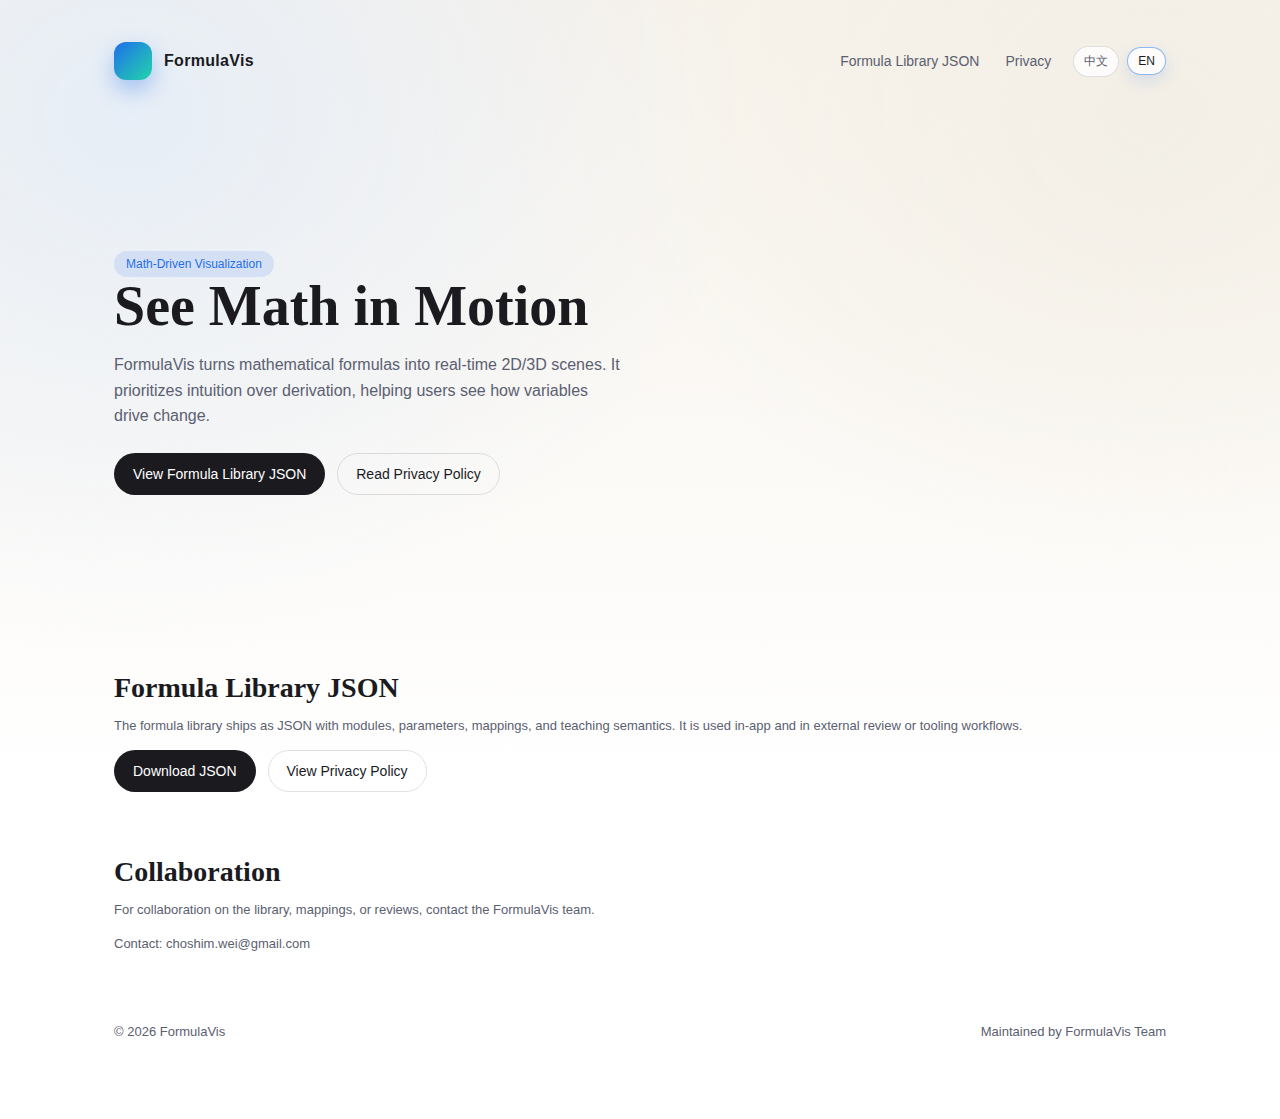
<file: docs/index.html>
<!doctype html>
<html lang="en" data-lang="en">
<head>
  <meta charset="utf-8" />
  <meta name="viewport" content="width=device-width, initial-scale=1" />
  <title>FormulaVis</title>
  <meta name="description" content="数学驱动的生成式可视化 App。" />
  <link rel="stylesheet" href="styles.css" />
</head>
<body>
  <div class="wrapper">
    <nav class="nav">
      <div class="brand">
        <div class="mark"></div>
        <div>FormulaVis</div>
      </div>
      <div class="nav-right">
        <div class="nav-links">
          <a href="data/formula_library.json">
            <span class="lang lang-zh">公式库 JSON</span>
            <span class="lang lang-en">Formula Library JSON</span>
          </a>
          <a href="privacy.html">
            <span class="lang lang-zh">隐私政策</span>
            <span class="lang lang-en">Privacy</span>
          </a>
        </div>
        <div class="lang-switch" role="group" aria-label="Language">
          <button class="lang-toggle" data-lang="zh">中文</button>
          <button class="lang-toggle" data-lang="en">EN</button>
        </div>
      </div>
    </nav>

    <section class="hero">
      <div>
        <div class="inline-pill">
          <span class="lang lang-zh">数学驱动可视化</span>
          <span class="lang lang-en">Math-Driven Visualization</span>
        </div>
        <h1 class="lang lang-zh">让数学运行给人看</h1>
        <h1 class="lang lang-en">See Math in Motion</h1>
        <p class="muted lang lang-zh">
          FormulaVis 是一款将数学公式实时转化为动态 2D/3D 视觉场景的生成式可视化 App。
          它不强调推导，而是让用户通过视觉与交互理解变量如何驱动世界变化。
        </p>
        <p class="en lang lang-en">
          FormulaVis turns mathematical formulas into real-time 2D/3D scenes.
          It prioritizes intuition over derivation, helping users see how variables drive change.
        </p>
        <div class="hero-actions">
          <a class="button" href="data/formula_library.json">
            <span class="lang lang-zh">查看公式库 JSON</span>
            <span class="lang lang-en">View Formula Library JSON</span>
          </a>
          <a class="button secondary" href="privacy.html">
            <span class="lang lang-zh">阅读隐私政策</span>
            <span class="lang lang-en">Read Privacy Policy</span>
          </a>
        </div>
      </div>
      <div>
        <div class="card">
          <h3>
            <span class="lang lang-zh">场景优先</span>
            <span class="lang lang-en">Scene First</span>
          </h3>
          <p class="muted lang lang-zh">每个 Scene 是一个可执行的视觉单元，数学、时间与视觉映射共同驱动画面。</p>
          <p class="en lang lang-en">Each scene is an executable visual unit driven by math, time, and mapping.</p>
        </div>
        <div class="card">
          <h3>
            <span class="lang lang-zh">官方公式库</span>
            <span class="lang lang-en">Official Formula Library</span>
          </h3>
          <p class="muted lang lang-zh">仅使用官方公式模块进行组合，确保可控、可解释与一致的视觉语义。</p>
          <p class="en lang lang-en">Only official modules are used to ensure consistency and interpretability.</p>
        </div>
        <div class="card">
          <h3>
            <span class="lang lang-zh">稳定可扩展</span>
            <span class="lang lang-en">Stable & Scalable</span>
          </h3>
          <p class="muted lang lang-zh">通过公式库 JSON + GitHub 更新机制，持续迭代内容与体验。</p>
          <p class="en lang lang-en">The JSON library and GitHub updates keep content evolving smoothly.</p>
        </div>
      </div>
    </section>

    <section class="section" id="library">
      <h2>
        <span class="lang lang-zh">公式库 JSON</span>
        <span class="lang lang-en">Formula Library JSON</span>
      </h2>
      <p class="muted lang lang-zh">
        公式库以 JSON 形式提供，包含公式模块、参数、映射与教学语义等结构化信息。
        该文件用于 App 内部加载，也可用于外部内容工具与审查流程。
      </p>
      <p class="en lang lang-en">
        The formula library ships as JSON with modules, parameters, mappings, and teaching semantics.
        It is used in-app and in external review or tooling workflows.
      </p>
      <div class="hero-actions">
        <a class="button" href="data/formula_library.json">
          <span class="lang lang-zh">下载公式库 JSON</span>
          <span class="lang lang-en">Download JSON</span>
        </a>
        <a class="button secondary" href="privacy.html">
          <span class="lang lang-zh">查看隐私政策</span>
          <span class="lang lang-en">View Privacy Policy</span>
        </a>
      </div>
    </section>

    <section class="section">
      <h2>
        <span class="lang lang-zh">开放与合作</span>
        <span class="lang lang-en">Collaboration</span>
      </h2>
      <p class="muted lang lang-zh">
        如需参与公式库整理、可视化映射建议或内容审核，请联系团队获取协作入口。
      </p>
      <p class="en lang lang-en">
        For collaboration on the library, mappings, or reviews, contact the FormulaVis team.
      </p>
      <p class="muted lang lang-zh">联系邮箱：<a href="mailto:choshim.wei@gmail.com">choshim.wei@gmail.com</a></p>
      <p class="en lang lang-en">Contact: <a href="mailto:choshim.wei@gmail.com">choshim.wei@gmail.com</a></p>
    </section>

    <footer class="footer">
      <div>© 2026 FormulaVis</div>
      <div>
        <span class="lang lang-zh">公式库与内容由 FormulaVis 团队维护</span>
        <span class="lang lang-en">Maintained by FormulaVis Team</span>
      </div>
    </footer>
  </div>
  <script>
    const root = document.documentElement;
    const buttons = Array.from(document.querySelectorAll('.lang-toggle'));
    const saved = localStorage.getItem('fv_lang') || 'en';
    root.setAttribute('data-lang', saved);
    document.documentElement.lang = saved === 'en' ? 'en' : 'zh-Hans';
    buttons.forEach((btn) => {
      if (btn.dataset.lang === saved) btn.classList.add('active');
      btn.addEventListener('click', () => {
        const lang = btn.dataset.lang;
        root.setAttribute('data-lang', lang);
        localStorage.setItem('fv_lang', lang);
        document.documentElement.lang = lang === 'en' ? 'en' : 'zh-Hans';
        buttons.forEach((b) => b.classList.toggle('active', b.dataset.lang === lang));
      });
    });
  </script>
</body>
</html>
</file>
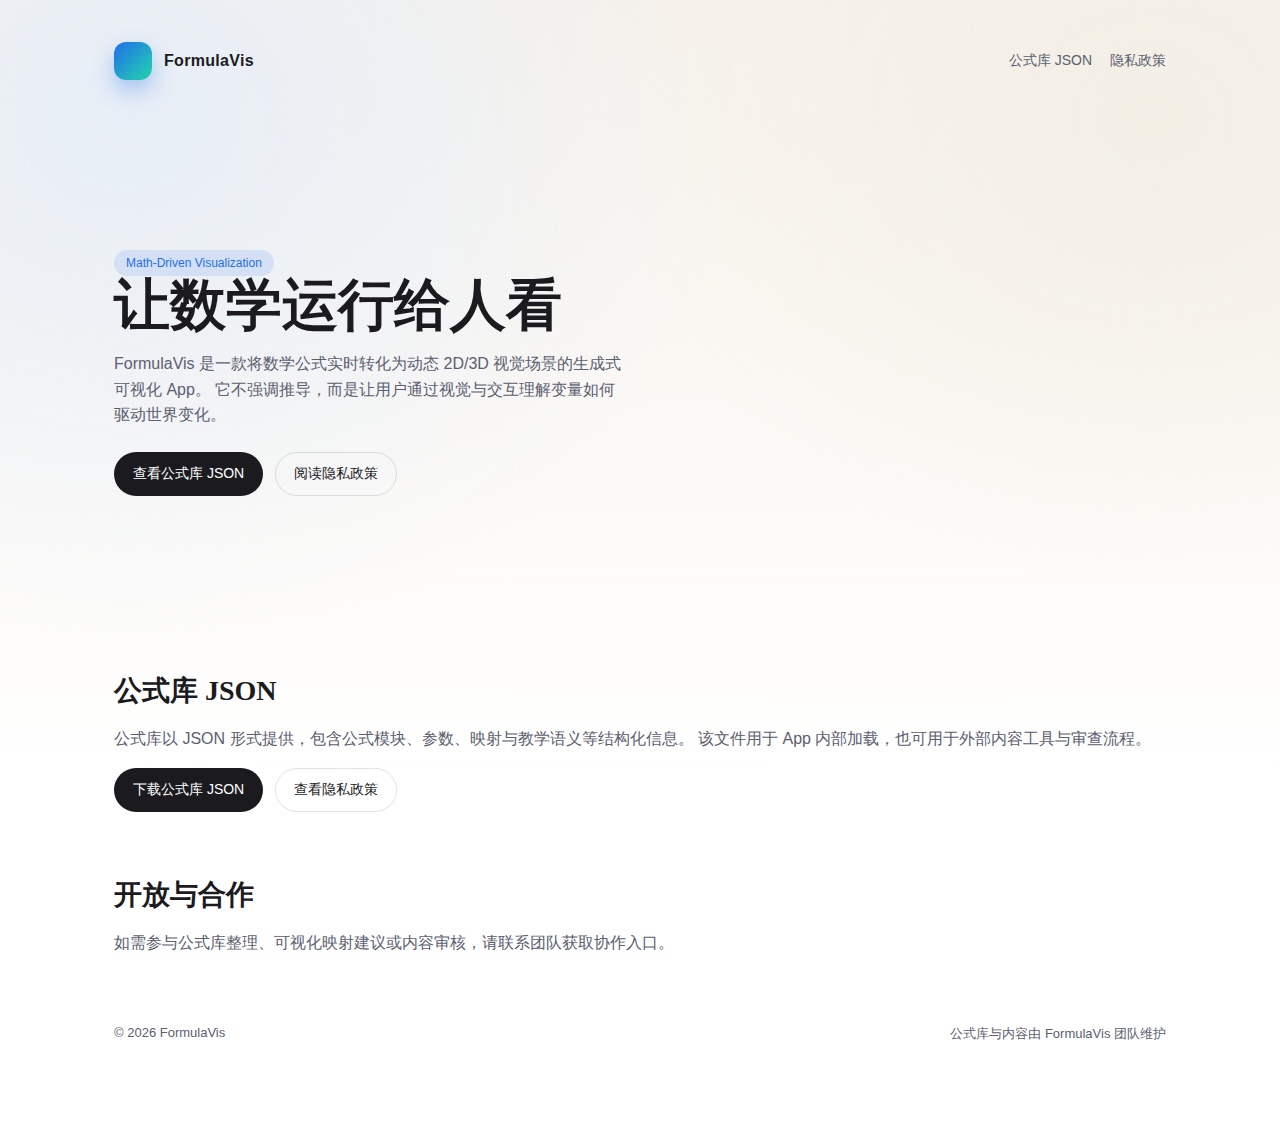
<file: site/index.html>
<!doctype html>
<html lang="zh-Hans">
<head>
  <meta charset="utf-8" />
  <meta name="viewport" content="width=device-width, initial-scale=1" />
  <title>FormulaVis</title>
  <meta name="description" content="数学驱动的生成式可视化 App。" />
  <link rel="stylesheet" href="styles.css" />
</head>
<body>
  <div class="wrapper">
    <nav class="nav">
      <div class="brand">
        <div class="mark"></div>
        <div>FormulaVis</div>
      </div>
      <div class="nav-links">
        <a href="#library">公式库 JSON</a>
        <a href="privacy.html">隐私政策</a>
      </div>
    </nav>

    <section class="hero">
      <div>
        <div class="inline-pill">Math-Driven Visualization</div>
        <h1>让数学运行给人看</h1>
        <p>
          FormulaVis 是一款将数学公式实时转化为动态 2D/3D 视觉场景的生成式可视化 App。
          它不强调推导，而是让用户通过视觉与交互理解变量如何驱动世界变化。
        </p>
        <div class="hero-actions">
          <a class="button" href="#library">查看公式库 JSON</a>
          <a class="button secondary" href="privacy.html">阅读隐私政策</a>
        </div>
      </div>
      <div>
        <div class="card">
          <h3>Scene First</h3>
          <p>每个 Scene 是一个可执行的视觉单元，数学、时间与视觉映射共同驱动画面。</p>
        </div>
        <div class="card">
          <h3>官方公式库</h3>
          <p>仅使用官方公式模块进行组合，确保可控、可解释与一致的视觉语义。</p>
        </div>
        <div class="card">
          <h3>稳定可扩展</h3>
          <p>通过公式库 JSON + GitHub 更新机制，持续迭代内容与体验。</p>
        </div>
      </div>
    </section>

    <section class="section" id="library">
      <h2>公式库 JSON</h2>
      <p>
        公式库以 JSON 形式提供，包含公式模块、参数、映射与教学语义等结构化信息。
        该文件用于 App 内部加载，也可用于外部内容工具与审查流程。
      </p>
      <div class="hero-actions">
        <a class="button" href="../data/formula_library.json">下载公式库 JSON</a>
        <a class="button secondary" href="privacy.html">查看隐私政策</a>
      </div>
    </section>

    <section class="section">
      <h2>开放与合作</h2>
      <p>
        如需参与公式库整理、可视化映射建议或内容审核，请联系团队获取协作入口。
      </p>
    </section>

    <footer class="footer">
      <div>© 2026 FormulaVis</div>
      <div>公式库与内容由 FormulaVis 团队维护</div>
    </footer>
  </div>
</body>
</html>
</file>
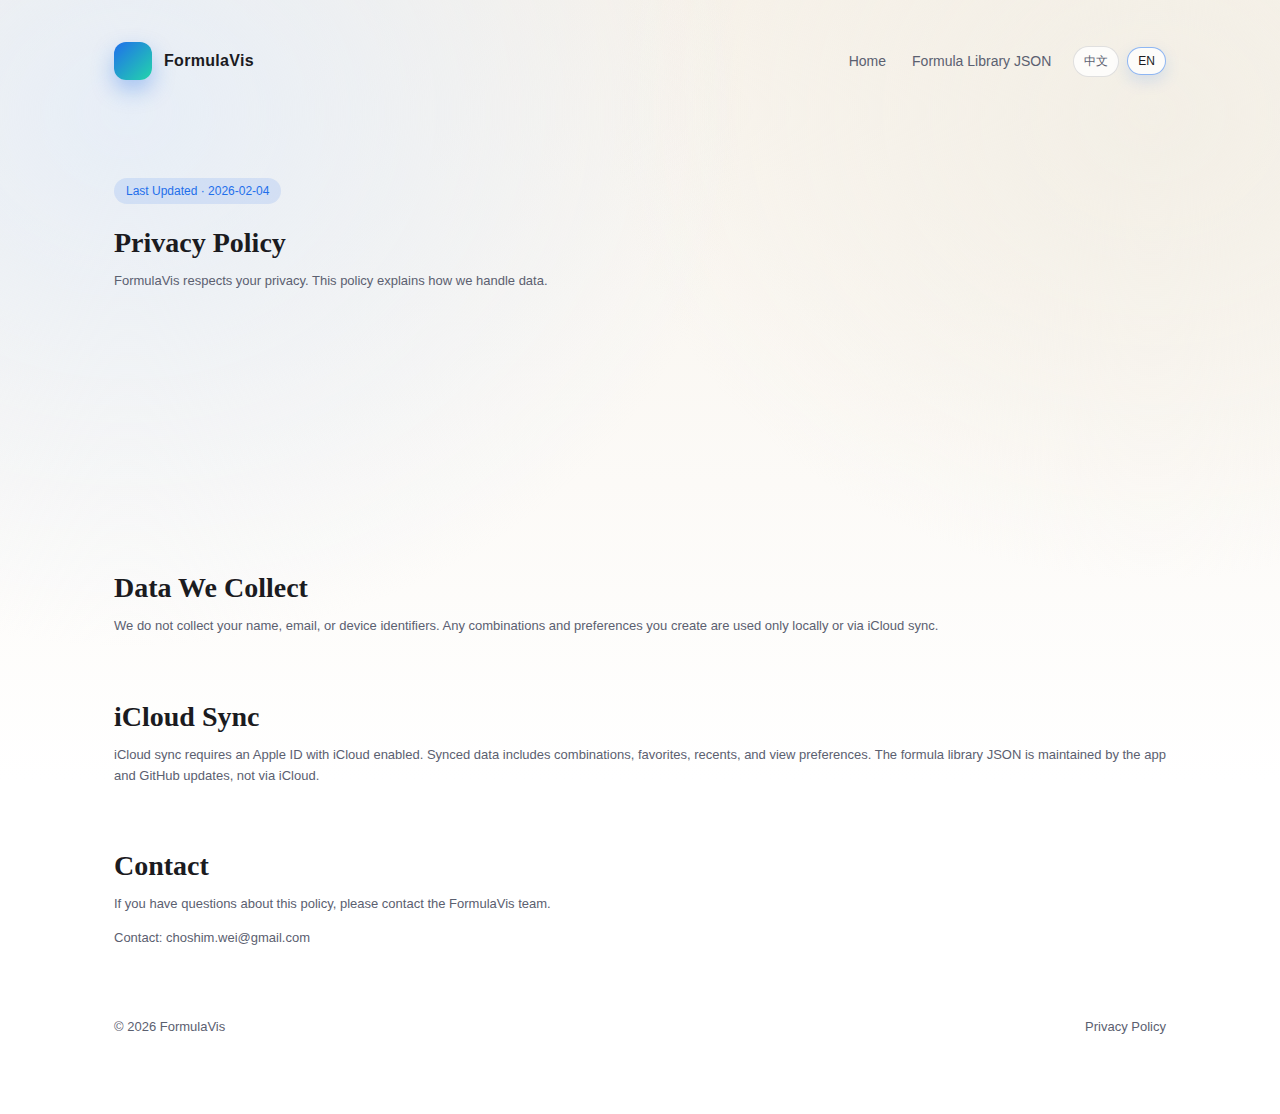
<file: docs/privacy.html>
<!doctype html>
<html lang="en" data-lang="en">
<head>
  <meta charset="utf-8" />
  <meta name="viewport" content="width=device-width, initial-scale=1" />
  <title>FormulaVis 隐私政策</title>
  <meta name="description" content="FormulaVis 隐私政策" />
  <link rel="stylesheet" href="styles.css" />
</head>
<body>
  <div class="wrapper">
    <nav class="nav">
      <div class="brand">
        <div class="mark"></div>
        <div>FormulaVis</div>
      </div>
      <div class="nav-right">
        <div class="nav-links">
          <a href="index.html">
            <span class="lang lang-zh">官网</span>
            <span class="lang lang-en">Home</span>
          </a>
          <a href="data/formula_library.json">
            <span class="lang lang-zh">公式库 JSON</span>
            <span class="lang lang-en">Formula Library JSON</span>
          </a>
        </div>
        <div class="lang-switch" role="group" aria-label="Language">
          <button class="lang-toggle" data-lang="zh">中文</button>
          <button class="lang-toggle" data-lang="en">EN</button>
        </div>
      </div>
    </nav>

    <section class="section">
      <div class="inline-pill">
        <span class="lang lang-zh">最近更新 · 2026-02-04</span>
        <span class="lang lang-en">Last Updated · 2026-02-04</span>
      </div>
      <h2>
        <span class="lang lang-zh">隐私政策</span>
        <span class="lang lang-en">Privacy Policy</span>
      </h2>
      <p class="muted lang lang-zh">FormulaVis 尊重并保护你的隐私。本政策说明我们如何处理你的数据。</p>
      <p class="en lang lang-en">FormulaVis respects your privacy. This policy explains how we handle data.</p>

      <div class="feature-grid">
        <div class="card">
          <h3>
            <span class="lang lang-zh">默认离线</span>
            <span class="lang lang-en">Offline by Default</span>
          </h3>
          <p class="muted lang lang-zh">App 默认离线运行，不要求登录账号，不收集可识别个人身份的信息。</p>
          <p class="en lang lang-en">The app runs offline by default, requires no login, and collects no personal identifiers.</p>
        </div>
        <div class="card">
          <h3>
            <span class="lang lang-zh">本地数据</span>
            <span class="lang lang-en">Local Data</span>
          </h3>
          <p class="muted lang lang-zh">用户组合、收藏、最近使用等信息仅保存在设备本地，用于提升使用体验。</p>
          <p class="en lang lang-en">Combinations, favorites, and recents are stored locally to improve the experience.</p>
        </div>
        <div class="card">
          <h3>
            <span class="lang lang-zh">iCloud 同步（可选）</span>
            <span class="lang lang-en">Optional iCloud Sync</span>
          </h3>
          <p class="muted lang lang-zh">若开启 iCloud，同步仅包含用户组合与偏好，不包含公式库本体内容。</p>
          <p class="en lang lang-en">If enabled, iCloud sync includes user combinations and preferences only.</p>
        </div>
        <div class="card">
          <h3>
            <span class="lang lang-zh">无广告追踪</span>
            <span class="lang lang-en">No Ad Tracking</span>
          </h3>
          <p class="muted lang lang-zh">我们不做广告追踪，不向第三方出售或共享你的数据。</p>
          <p class="en lang lang-en">We do not run ad tracking or sell/share your data with third parties.</p>
        </div>
      </div>

      <section class="section">
        <h2>
          <span class="lang lang-zh">收集的信息</span>
          <span class="lang lang-en">Data We Collect</span>
        </h2>
        <p class="muted lang lang-zh">
          FormulaVis 不收集你的姓名、邮箱或设备标识等个人信息。
          你在 App 中创建的组合与偏好仅用于本地或 iCloud 同步。
        </p>
        <p class="en lang lang-en">
          We do not collect your name, email, or device identifiers. Any combinations and preferences
          you create are used only locally or via iCloud sync.
        </p>
      </section>

      <section class="section">
        <h2>
          <span class="lang lang-zh">iCloud 同步说明</span>
          <span class="lang lang-en">iCloud Sync</span>
        </h2>
        <p class="muted lang lang-zh">
          iCloud 同步依赖你是否登录 Apple ID 并开启 iCloud。
          同步的数据包括：用户组合、收藏、最近使用与视图偏好。
          公式库 JSON 由 App 与 GitHub 更新机制维护，不通过 iCloud 分发。
        </p>
        <p class="en lang lang-en">
          iCloud sync requires an Apple ID with iCloud enabled. Synced data includes combinations,
          favorites, recents, and view preferences. The formula library JSON is maintained by the
          app and GitHub updates, not via iCloud.
        </p>
      </section>

      <section class="section">
        <h2>
          <span class="lang lang-zh">联系我们</span>
          <span class="lang lang-en">Contact</span>
        </h2>
        <p class="muted lang lang-zh">如对隐私政策有疑问，请联系 FormulaVis 团队。</p>
        <p class="en lang lang-en">If you have questions about this policy, please contact the FormulaVis team.</p>
        <p class="muted lang lang-zh">联系邮箱：<a href="mailto:choshim.wei@gmail.com">choshim.wei@gmail.com</a></p>
        <p class="en lang lang-en">Contact: <a href="mailto:choshim.wei@gmail.com">choshim.wei@gmail.com</a></p>
      </section>
    </section>

    <footer class="footer">
      <div>© 2026 FormulaVis</div>
      <div>
        <span class="lang lang-zh">隐私政策</span>
        <span class="lang lang-en">Privacy Policy</span>
      </div>
    </footer>
  </div>
  <script>
    const root = document.documentElement;
    const buttons = Array.from(document.querySelectorAll('.lang-toggle'));
    const saved = localStorage.getItem('fv_lang') || 'en';
    root.setAttribute('data-lang', saved);
    document.documentElement.lang = saved === 'en' ? 'en' : 'zh-Hans';
    buttons.forEach((btn) => {
      if (btn.dataset.lang === saved) btn.classList.add('active');
      btn.addEventListener('click', () => {
        const lang = btn.dataset.lang;
        root.setAttribute('data-lang', lang);
        localStorage.setItem('fv_lang', lang);
        document.documentElement.lang = lang === 'en' ? 'en' : 'zh-Hans';
        buttons.forEach((b) => b.classList.toggle('active', b.dataset.lang === lang));
      });
    });
  </script>
</body>
</html>
</file>
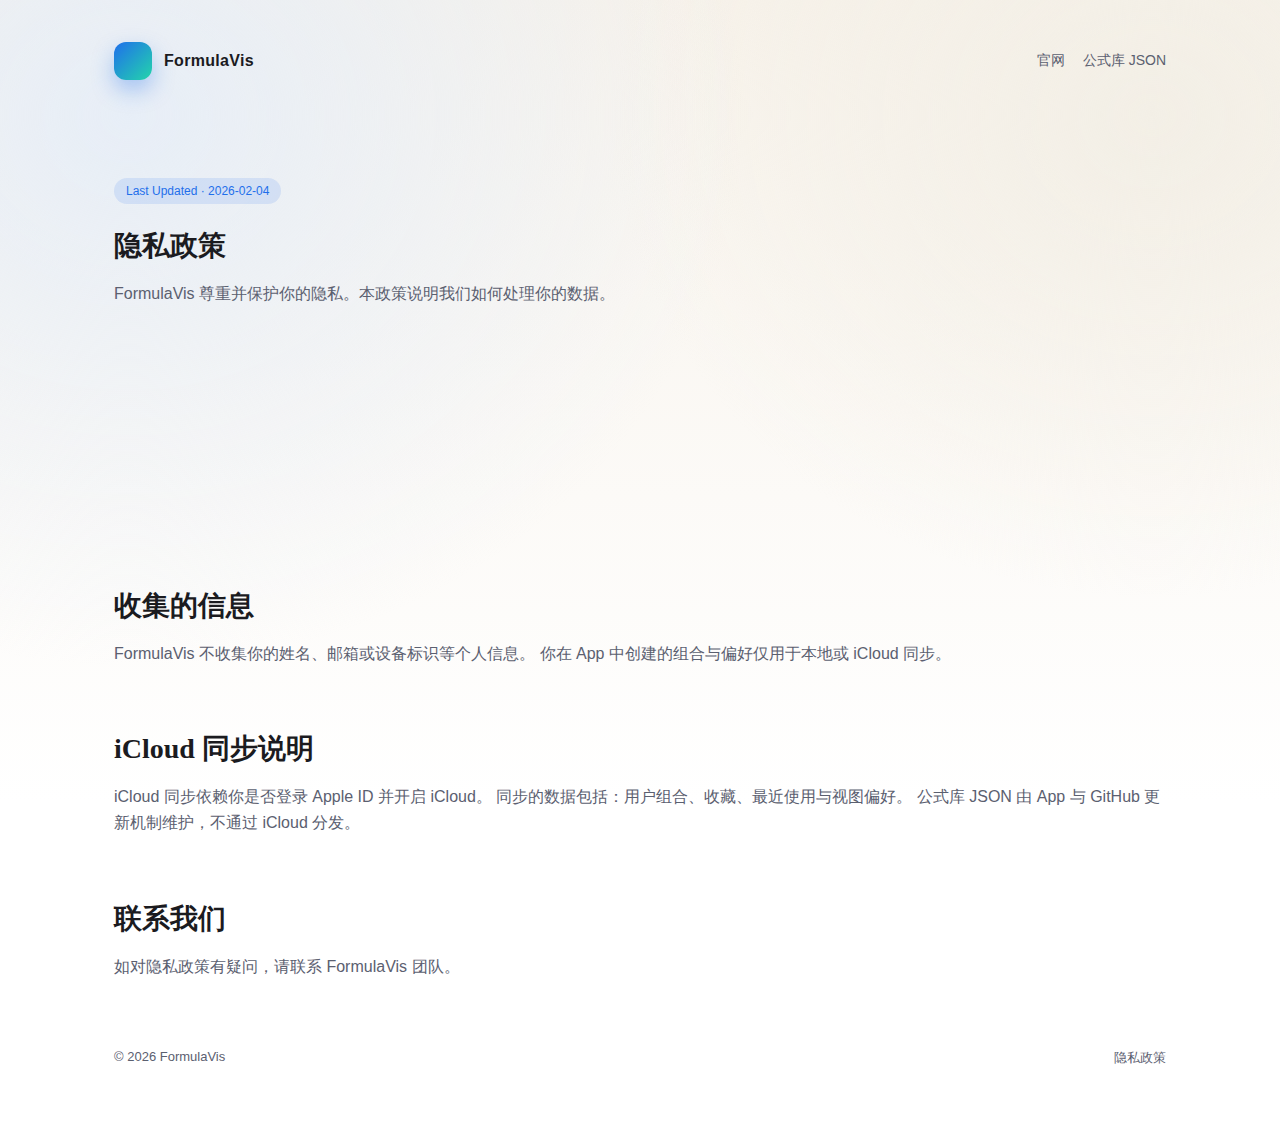
<file: site/privacy.html>
<!doctype html>
<html lang="zh-Hans">
<head>
  <meta charset="utf-8" />
  <meta name="viewport" content="width=device-width, initial-scale=1" />
  <title>FormulaVis 隐私政策</title>
  <meta name="description" content="FormulaVis 隐私政策" />
  <link rel="stylesheet" href="styles.css" />
</head>
<body>
  <div class="wrapper">
    <nav class="nav">
      <div class="brand">
        <div class="mark"></div>
        <div>FormulaVis</div>
      </div>
      <div class="nav-links">
        <a href="index.html">官网</a>
        <a href="../data/formula_library.json">公式库 JSON</a>
      </div>
    </nav>

    <section class="section">
      <div class="inline-pill">Last Updated · 2026-02-04</div>
      <h2>隐私政策</h2>
      <p>FormulaVis 尊重并保护你的隐私。本政策说明我们如何处理你的数据。</p>

      <div class="feature-grid">
        <div class="card">
          <h3>默认离线</h3>
          <p>App 默认离线运行，不要求登录账号，不收集可识别个人身份的信息。</p>
        </div>
        <div class="card">
          <h3>本地数据</h3>
          <p>用户组合、收藏、最近使用等信息仅保存在设备本地，用于提升使用体验。</p>
        </div>
        <div class="card">
          <h3>iCloud 同步（可选）</h3>
          <p>若开启 iCloud，同步仅包含用户组合与偏好，不包含公式库本体内容。</p>
        </div>
        <div class="card">
          <h3>无广告追踪</h3>
          <p>我们不做广告追踪，不向第三方出售或共享你的数据。</p>
        </div>
      </div>

      <section class="section">
        <h2>收集的信息</h2>
        <p>
          FormulaVis 不收集你的姓名、邮箱或设备标识等个人信息。
          你在 App 中创建的组合与偏好仅用于本地或 iCloud 同步。
        </p>
      </section>

      <section class="section">
        <h2>iCloud 同步说明</h2>
        <p>
          iCloud 同步依赖你是否登录 Apple ID 并开启 iCloud。
          同步的数据包括：用户组合、收藏、最近使用与视图偏好。
          公式库 JSON 由 App 与 GitHub 更新机制维护，不通过 iCloud 分发。
        </p>
      </section>

      <section class="section">
        <h2>联系我们</h2>
        <p>如对隐私政策有疑问，请联系 FormulaVis 团队。</p>
      </section>
    </section>

    <footer class="footer">
      <div>© 2026 FormulaVis</div>
      <div>隐私政策</div>
    </footer>
  </div>
</body>
</html>
</file>
<file: docs/styles.css>
:root {
  --bg-1: #f7f2ea;
  --bg-2: #e7eef7;
  --bg-3: #f3efe6;
  --ink: #1b1b1f;
  --muted: #5b6070;
  --accent: #1f6feb;
  --accent-2: #ff7a59;
  --card: rgba(255, 255, 255, 0.74);
  --border: rgba(16, 18, 27, 0.12);
  --shadow: 0 20px 60px rgba(15, 23, 42, 0.12);
}

* {
  box-sizing: border-box;
}

html, body {
  margin: 0;
  padding: 0;
  color: var(--ink);
  background: radial-gradient(80% 80% at 10% 10%, var(--bg-2), transparent 60%),
    radial-gradient(70% 70% at 90% 10%, var(--bg-3), transparent 60%),
    linear-gradient(180deg, var(--bg-1), #ffffff 70%);
  font-family: "Space Grotesk", "Avenir Next", "Noto Sans", sans-serif;
}

a {
  color: inherit;
  text-decoration: none;
}

.wrapper {
  max-width: 1100px;
  margin: 0 auto;
  padding: 28px 24px 80px;
}

.nav {
  display: flex;
  align-items: center;
  justify-content: space-between;
  gap: 16px;
  padding: 14px 0 24px;
}

.nav-right {
  display: flex;
  align-items: center;
  gap: 18px;
  margin-left: auto;
}

.brand {
  display: flex;
  align-items: center;
  gap: 12px;
  font-weight: 700;
  letter-spacing: 0.3px;
}

.brand .mark {
  width: 38px;
  height: 38px;
  border-radius: 12px;
  background: linear-gradient(135deg, #1f6feb, #23d5ab);
  box-shadow: 0 10px 22px rgba(31, 111, 235, 0.35);
}

.nav-links {
  display: flex;
  gap: 18px;
  font-size: 14px;
  color: var(--muted);
}

.nav-links a {
  padding: 6px 4px;
  border-radius: 999px;
}

.lang-switch {
  display: flex;
  gap: 8px;
  align-items: center;
}

.lang-toggle {
  border: 1px solid var(--border);
  background: rgba(255, 255, 255, 0.8);
  padding: 6px 10px;
  border-radius: 999px;
  font-size: 12px;
  color: var(--muted);
  cursor: pointer;
}

.lang-toggle.active {
  color: var(--ink);
  border-color: rgba(31, 111, 235, 0.5);
  box-shadow: 0 6px 16px rgba(31, 111, 235, 0.15);
}

.hero {
  display: grid;
  grid-template-columns: repeat(auto-fit, minmax(260px, 1fr));
  gap: 32px;
  align-items: center;
  margin-top: 24px;
}

.hero h1 {
  font-family: "Fraunces", "Iowan Old Style", "Palatino", serif;
  font-size: clamp(32px, 5vw, 56px);
  line-height: 1.05;
  margin: 0 0 16px;
}

.hero p {
  font-size: 16px;
  color: var(--muted);
  line-height: 1.6;
  margin: 0 0 24px;
}

.muted {
  color: var(--muted);
}

.en {
  color: var(--muted);
  font-size: 13px;
  line-height: 1.6;
  margin-top: 6px;
}

html[data-lang="zh"] .lang-en {
  display: none !important;
}

html[data-lang="en"] .lang-zh {
  display: none !important;
}

.hero-actions {
  display: flex;
  gap: 12px;
  flex-wrap: wrap;
}

.button {
  padding: 12px 18px;
  border-radius: 999px;
  border: 1px solid transparent;
  background: var(--ink);
  color: #fff;
  font-size: 14px;
  transition: transform 0.2s ease, box-shadow 0.2s ease;
}

.button.secondary {
  background: transparent;
  border-color: var(--border);
  color: var(--ink);
}

.button:hover {
  transform: translateY(-2px);
  box-shadow: 0 14px 30px rgba(15, 23, 42, 0.18);
}

.feature-grid {
  display: grid;
  grid-template-columns: repeat(auto-fit, minmax(220px, 1fr));
  gap: 18px;
  margin: 56px 0 0;
}

.card {
  padding: 18px 18px 20px;
  border-radius: 18px;
  background: var(--card);
  border: 1px solid var(--border);
  backdrop-filter: blur(10px);
  box-shadow: var(--shadow);
  min-height: 160px;
  animation: rise 0.8s ease forwards;
  opacity: 0;
}

.card:nth-child(2) { animation-delay: 0.08s; }
.card:nth-child(3) { animation-delay: 0.16s; }
.card:nth-child(4) { animation-delay: 0.24s; }

.card h3 {
  margin: 0 0 8px;
  font-size: 16px;
}

.card p {
  margin: 0;
  color: var(--muted);
  font-size: 14px;
  line-height: 1.5;
}

.section {
  margin-top: 64px;
}

.section h2 {
  font-family: "Fraunces", "Iowan Old Style", "Palatino", serif;
  font-size: 28px;
  margin-bottom: 12px;
}

.section p {
  color: var(--muted);
  line-height: 1.6;
}

.inline-pill {
  display: inline-flex;
  align-items: center;
  gap: 6px;
  border-radius: 999px;
  background: rgba(31, 111, 235, 0.12);
  color: #1f6feb;
  padding: 6px 12px;
  font-size: 12px;
  margin-top: 10px;
}

.footer {
  margin-top: 70px;
  color: var(--muted);
  font-size: 13px;
  display: flex;
  justify-content: space-between;
  flex-wrap: wrap;
  gap: 12px;
}

@keyframes rise {
  from {
    transform: translateY(18px);
    opacity: 0;
  }
  to {
    transform: translateY(0);
    opacity: 1;
  }
}

@media (max-width: 600px) {
  .nav {
    flex-direction: column;
    align-items: flex-start;
  }

  .nav-links {
    flex-wrap: wrap;
  }

  .nav-right {
    width: 100%;
    justify-content: space-between;
  }
}
</file>
<file: site/styles.css>
:root {
  --bg-1: #f7f2ea;
  --bg-2: #e7eef7;
  --bg-3: #f3efe6;
  --ink: #1b1b1f;
  --muted: #5b6070;
  --accent: #1f6feb;
  --accent-2: #ff7a59;
  --card: rgba(255, 255, 255, 0.74);
  --border: rgba(16, 18, 27, 0.12);
  --shadow: 0 20px 60px rgba(15, 23, 42, 0.12);
}

* {
  box-sizing: border-box;
}

html, body {
  margin: 0;
  padding: 0;
  color: var(--ink);
  background: radial-gradient(80% 80% at 10% 10%, var(--bg-2), transparent 60%),
    radial-gradient(70% 70% at 90% 10%, var(--bg-3), transparent 60%),
    linear-gradient(180deg, var(--bg-1), #ffffff 70%);
  font-family: "Space Grotesk", "Avenir Next", "Noto Sans", sans-serif;
}

a {
  color: inherit;
  text-decoration: none;
}

.wrapper {
  max-width: 1100px;
  margin: 0 auto;
  padding: 28px 24px 80px;
}

.nav {
  display: flex;
  align-items: center;
  justify-content: space-between;
  gap: 16px;
  padding: 14px 0 24px;
}

.brand {
  display: flex;
  align-items: center;
  gap: 12px;
  font-weight: 700;
  letter-spacing: 0.3px;
}

.brand .mark {
  width: 38px;
  height: 38px;
  border-radius: 12px;
  background: linear-gradient(135deg, #1f6feb, #23d5ab);
  box-shadow: 0 10px 22px rgba(31, 111, 235, 0.35);
}

.nav-links {
  display: flex;
  gap: 18px;
  font-size: 14px;
  color: var(--muted);
}

.hero {
  display: grid;
  grid-template-columns: repeat(auto-fit, minmax(260px, 1fr));
  gap: 32px;
  align-items: center;
  margin-top: 24px;
}

.hero h1 {
  font-family: "Fraunces", "Iowan Old Style", "Palatino", serif;
  font-size: clamp(32px, 5vw, 56px);
  line-height: 1.05;
  margin: 0 0 16px;
}

.hero p {
  font-size: 16px;
  color: var(--muted);
  line-height: 1.6;
  margin: 0 0 24px;
}

.hero-actions {
  display: flex;
  gap: 12px;
  flex-wrap: wrap;
}

.button {
  padding: 12px 18px;
  border-radius: 999px;
  border: 1px solid transparent;
  background: var(--ink);
  color: #fff;
  font-size: 14px;
  transition: transform 0.2s ease, box-shadow 0.2s ease;
}

.button.secondary {
  background: transparent;
  border-color: var(--border);
  color: var(--ink);
}

.button:hover {
  transform: translateY(-2px);
  box-shadow: 0 14px 30px rgba(15, 23, 42, 0.18);
}

.feature-grid {
  display: grid;
  grid-template-columns: repeat(auto-fit, minmax(220px, 1fr));
  gap: 18px;
  margin: 56px 0 0;
}

.card {
  padding: 18px 18px 20px;
  border-radius: 18px;
  background: var(--card);
  border: 1px solid var(--border);
  backdrop-filter: blur(10px);
  box-shadow: var(--shadow);
  min-height: 160px;
  animation: rise 0.8s ease forwards;
  opacity: 0;
}

.card:nth-child(2) { animation-delay: 0.08s; }
.card:nth-child(3) { animation-delay: 0.16s; }
.card:nth-child(4) { animation-delay: 0.24s; }

.card h3 {
  margin: 0 0 8px;
  font-size: 16px;
}

.card p {
  margin: 0;
  color: var(--muted);
  font-size: 14px;
  line-height: 1.5;
}

.section {
  margin-top: 64px;
}

.section h2 {
  font-family: "Fraunces", "Iowan Old Style", "Palatino", serif;
  font-size: 28px;
  margin-bottom: 12px;
}

.section p {
  color: var(--muted);
  line-height: 1.6;
}

.inline-pill {
  display: inline-flex;
  align-items: center;
  gap: 6px;
  border-radius: 999px;
  background: rgba(31, 111, 235, 0.12);
  color: #1f6feb;
  padding: 6px 12px;
  font-size: 12px;
  margin-top: 10px;
}

.footer {
  margin-top: 70px;
  color: var(--muted);
  font-size: 13px;
  display: flex;
  justify-content: space-between;
  flex-wrap: wrap;
  gap: 12px;
}

@keyframes rise {
  from {
    transform: translateY(18px);
    opacity: 0;
  }
  to {
    transform: translateY(0);
    opacity: 1;
  }
}

@media (max-width: 600px) {
  .nav {
    flex-direction: column;
    align-items: flex-start;
  }

  .nav-links {
    flex-wrap: wrap;
  }
}
</file>
